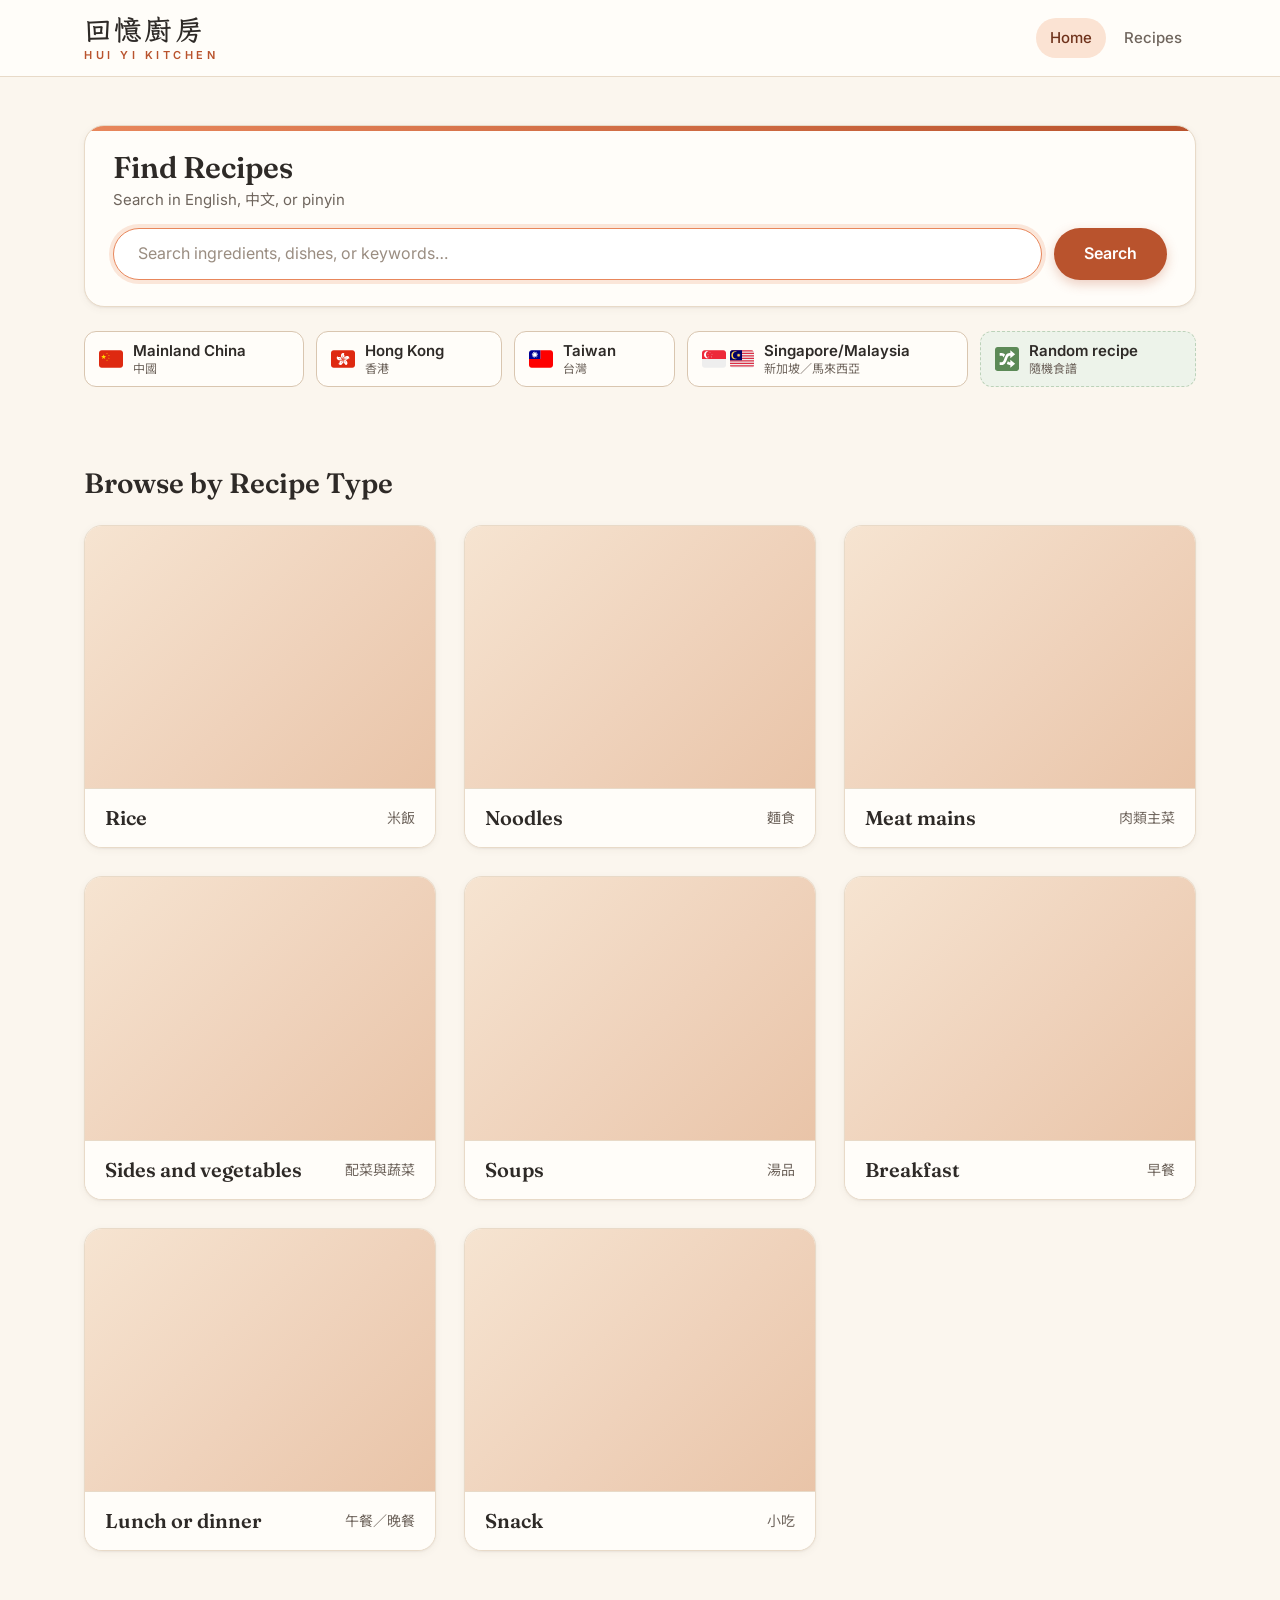
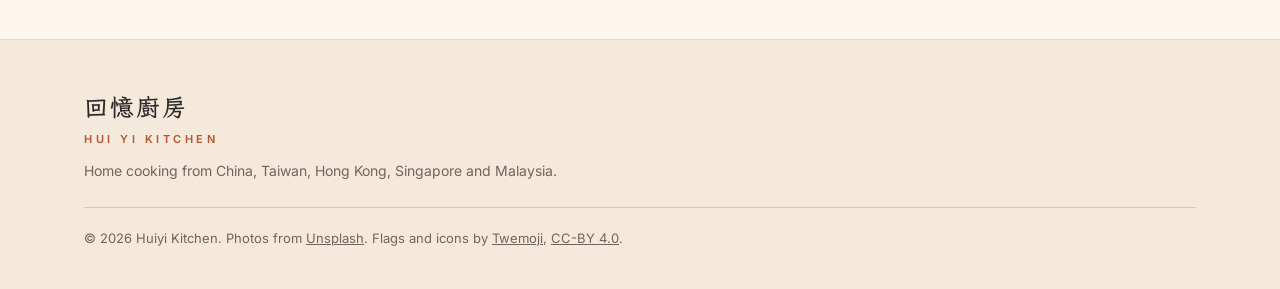
<file: index.html>
<!DOCTYPE html>
<html lang="en">
<head>
  <meta charset="utf-8">
  <meta name="viewport" content="width=device-width, initial-scale=1">
  <title>回憶廚房 Huiyi Kitchen</title>
  <link rel="preconnect" href="https://fonts.googleapis.com">
  <link rel="preconnect" href="https://fonts.gstatic.com" crossorigin>
  <link rel="stylesheet" href="https://fonts.googleapis.com/css2?family=Fraunces:opsz,wght@9..144,500;9..144,600&family=Inter:wght@400;500;600&family=LXGW+WenKai+TC:wght@400;700&family=Noto+Sans+TC:wght@400;500;700&display=swap">
  <link rel="stylesheet" href="style.css">
</head>
<body>
  <a class="skip-link" href="#main">Skip to content</a>
  <header class="site-header">
    <div class="header-inner">
      <a class="brand" href="#/" aria-label="回憶廚房 Huiyi Kitchen, home">
        <span class="brand-zh" lang="zh-Hant">回憶廚房</span>
        <span class="brand-en">HUI YI KITCHEN</span>
      </a>
      <div class="header-context" id="header-context"></div>
      <nav class="site-nav" aria-label="Main">
        <a href="#/" data-nav="home">Home</a>
        <a href="#/recipes" data-nav="recipes">Recipes</a>
      </nav>
    </div>
  </header>

  <div id="problems"></div>
  <main id="main" tabindex="-1"></main>

  <footer class="site-footer">
    <div class="footer-inner">
      <div class="footer-brand">
        <span class="brand-zh" lang="zh-Hant">回憶廚房</span>
        <span class="brand-en">HUI YI KITCHEN</span>
        <p>Home cooking from China, Taiwan, Hong Kong, Singapore and Malaysia.</p>
      </div>
      <p class="copyright">© <span id="year"></span> Huiyi Kitchen. Photos from <a href="https://unsplash.com">Unsplash</a>. Flags and icons by <a href="https://github.com/jdecked/twemoji">Twemoji</a>, <a href="https://creativecommons.org/licenses/by/4.0/">CC-BY 4.0</a>.</p>
    </div>
  </footer>

  <script src="data.js"></script>
  <script src="content.js"></script>
  <script src="tree-test.js"></script>
  <script src="app.js"></script>
</body>
</html>
</file>
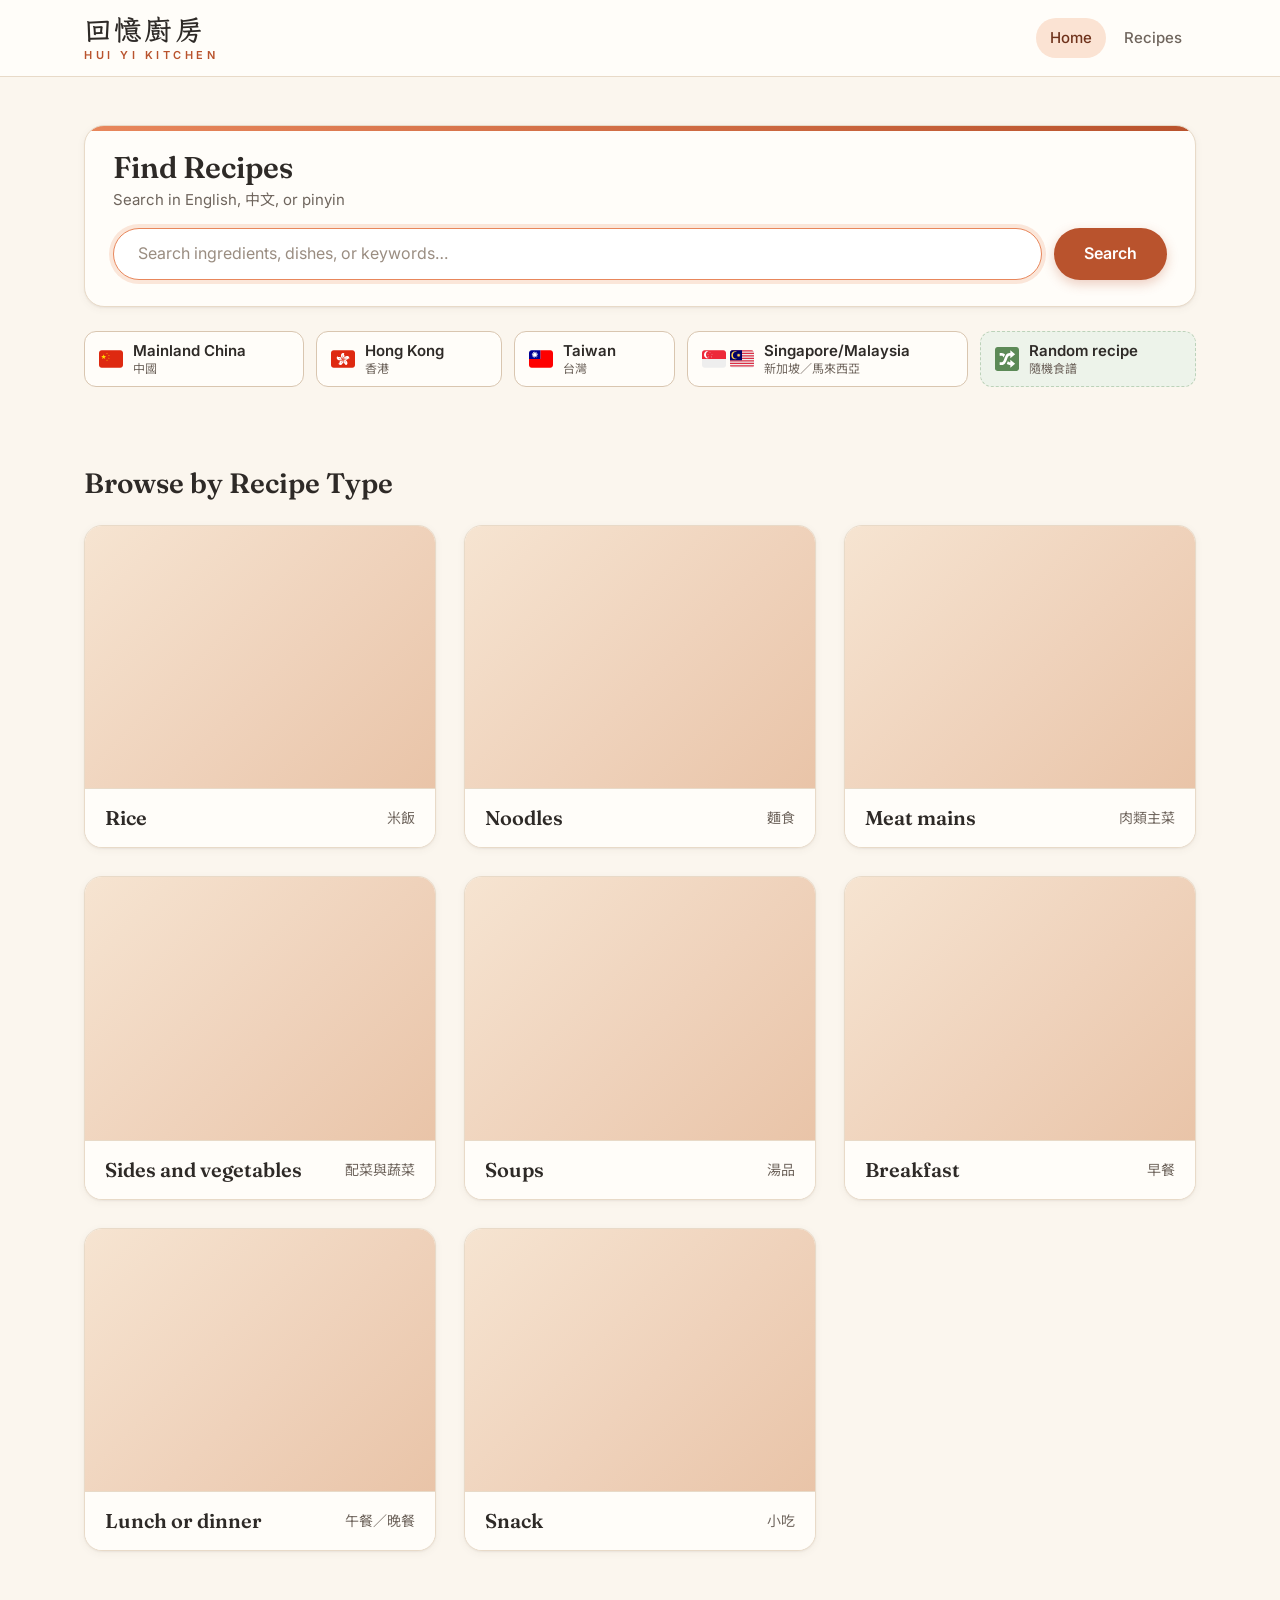
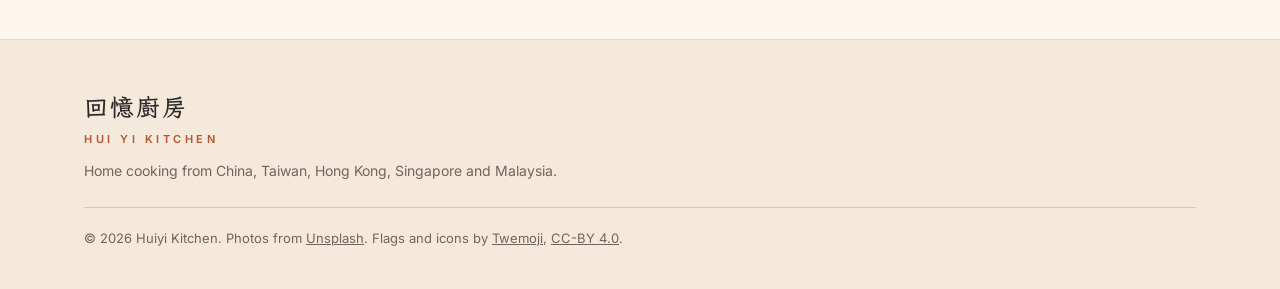
<file: category.html>
<!DOCTYPE html>
<html lang="en">
<head>
  <meta charset="utf-8">
  <title>Huiyi Kitchen</title>
  <script>
    // The site is now one page (index.html). Old links like category.html?kind=rice
    // land on the recipes page with that filter on: index.html#/recipes?kind=rice
    (function () {
      var params = new URLSearchParams(window.location.search);
      var hash = "#/";
      params.forEach(function (value, key) { if (hash === "#/") hash = "#/recipes?" + new URLSearchParams([[key, value]]); });
      window.location.replace("index.html" + hash);
    })();
  </script>
</head>
<body>
  <p><a href="index.html">Go to Huiyi Kitchen</a></p>
</body>
</html>
</file>
<file: style.css>
/* 回憶廚房 Huiyi Kitchen: warm creams, terracotta accents, charcoal text. */

:root {
  --cream: #fbf6ee;
  --surface: #fffdf9;
  --sand: #f4e9db;
  --line: #e8dac8;
  --line-strong: #d9c6b0;
  --orange: #b9532d;        /* buttons and active states; white text passes AA */
  --orange-hover: #a2461f;
  --orange-light: #e8875c;  /* outlines and highlights */
  --orange-soft: #fbe3d3;   /* tinted fills */
  --shade: #6f321b;         /* base + 40% black: text on tinted fills (7.5:1) */
  --accent: #a3bfa0;        /* sage: a second hue, used sparingly; dark text on it */
  --accent-deep: #5c8a57;   /* icon strokes, ingredient dots: 3:1+ on cream */
  --accent-light: #bcd2b9;
  --accent-soft: #edf3ea;
  --charcoal: #2e2a27;
  --muted: #6f655d;
  --shadow-sm: 0 1px 2px rgba(74, 52, 34, 0.06), 0 2px 8px rgba(74, 52, 34, 0.05);
  --shadow-lg: 0 6px 14px rgba(74, 52, 34, 0.08), 0 18px 36px rgba(74, 52, 34, 0.12);
  --radius: 18px;
  --radius-sm: 12px;
  --font-sans: "Inter", "Noto Sans TC", system-ui, -apple-system, "PingFang TC", "Microsoft JhengHei", sans-serif;
  --font-serif: "Fraunces", "Noto Serif TC", Georgia, serif;
  --font-zh-display: "LXGW WenKai TC", "Noto Serif TC", "Kaiti TC", serif;
  --page-width: 1160px;
  --gutter: 24px;
}

* { box-sizing: border-box; }

html { scroll-behavior: smooth; }
@media (prefers-reduced-motion: reduce) {
  html { scroll-behavior: auto; }
  *, *::before, *::after { transition: none !important; animation: none !important; }
}

body {
  margin: 0;
  background: var(--cream);
  color: var(--charcoal);
  font-family: var(--font-sans);
  font-size: 16px;
  line-height: 1.6;
  -webkit-font-smoothing: antialiased;
  display: flex;
  flex-direction: column;
  min-height: 100vh;
}
body.tt-active { padding-bottom: 120px; }

h1, h2, h3 { font-family: var(--font-serif); font-weight: 600; line-height: 1.2; margin: 0; color: var(--charcoal); }
h1 { font-size: clamp(30px, 4vw, 42px); }
h2 { font-size: clamp(22px, 2.6vw, 28px); }
h3 { font-size: 18px; }
p { margin: 0 0 1em; }
a { color: var(--orange); }
img { display: block; max-width: 100%; }
button { font: inherit; color: inherit; cursor: pointer; }
:focus-visible { outline: 3px solid var(--orange-light); outline-offset: 3px; border-radius: 6px; }
main:focus { outline: none; }

.visually-hidden {
  position: absolute !important; width: 1px; height: 1px; padding: 0; margin: -1px;
  overflow: hidden; clip: rect(0 0 0 0); white-space: nowrap; border: 0;
}
.skip-link { position: absolute; left: 16px; top: -48px; background: var(--orange); color: #fff; padding: 8px 14px; border-radius: 8px; z-index: 50; }
.skip-link:focus { top: 12px; }

[lang="zh-Hant"] { font-family: var(--font-sans); }

/* ---------- header ---------- */

.site-header { background: var(--surface); border-bottom: 1px solid var(--line); position: sticky; top: 0; z-index: 20; }
.header-inner, .footer-inner, main {
  width: 100%; max-width: var(--page-width); margin: 0 auto; padding-left: var(--gutter); padding-right: var(--gutter);
}
.header-inner { display: flex; align-items: center; justify-content: space-between; gap: 24px; min-height: 76px; }

.brand { display: inline-flex; flex-direction: column; text-decoration: none; color: var(--charcoal); line-height: 1.1; }
.brand-zh { font-family: var(--font-zh-display); font-size: 28px; font-weight: 700; letter-spacing: 0.08em; }
.brand-en { font-size: 11px; font-weight: 600; letter-spacing: 0.32em; color: var(--orange); margin-top: 4px; }

/* Compact header (recipes page, scrolled): 20px shorter, holding the page title and search.
   The bottom margin grows as the header shrinks, so the page below doesn't move. */
.site-header { transition: margin-bottom 0.25s ease; }
.header-inner { transition: min-height 0.25s ease; }
.brand-zh, .brand-en { transition: font-size 0.25s ease, margin-top 0.25s ease, opacity 0.25s ease; }
.header-context {
  flex: 1; min-width: 0; display: flex; align-items: center; gap: 20px;
  opacity: 0; visibility: hidden; transform: translateY(6px);
  transition: opacity 0.25s ease, transform 0.25s ease, visibility 0s 0.25s;
}
.header-compact .site-header { margin-bottom: 20px; }
.header-compact .header-inner { min-height: 56px; }
.header-compact .brand-zh { font-size: 21px; }
.header-compact .brand-en { font-size: 0; margin-top: 0; opacity: 0; }
/* The nav links step aside to make room; the logo still goes home. */
.site-nav { max-width: 300px; transition: opacity 0.25s ease, max-width 0.25s ease, margin-left 0.25s ease, visibility 0s; }
.header-compact .site-nav {
  opacity: 0; visibility: hidden; max-width: 0; margin-left: -24px; overflow: hidden;
  transition: opacity 0.25s ease, max-width 0.25s ease, margin-left 0.25s ease, visibility 0s 0.25s;
}
.header-compact .header-context {
  opacity: 1; visibility: visible; transform: none;
  transition: opacity 0.25s ease, transform 0.25s ease, visibility 0s;
}
.header-title {
  margin: 0; min-width: 0; overflow: hidden; white-space: nowrap; text-overflow: ellipsis; /* long recipe names */
  font-family: var(--font-serif); font-weight: 600; font-size: 20px; padding-left: 20px; border-left: 1px solid var(--line);
}
.header-title .title-zh { margin-left: 10px; }
.header-context .search-form-compact { flex: 0 1 420px; min-width: 0; margin-left: auto; }
.header-context .search-form-compact input, .header-context .search-form-compact .btn-primary { min-height: 38px; }
.header-context .lang-toggle { flex: none; margin-left: auto; }
.header-context .lang-toggle button { min-height: 30px; padding: 4px 14px; }

.site-nav { display: flex; gap: 4px; }
.site-nav a {
  color: var(--muted); text-decoration: none; font-weight: 500; font-size: 15px;
  padding: 8px 14px; border-radius: 999px; transition: color 0.2s, background-color 0.2s;
}
.site-nav a:hover { color: var(--charcoal); background: var(--sand); }
.site-nav a[aria-current="page"] { color: var(--shade); background: var(--orange-soft); }

/* ---------- main ---------- */

main { flex: 1; padding-top: 40px; padding-bottom: 88px; }

.breadcrumb ol { list-style: none; margin: 0; padding: 0; display: flex; flex-wrap: wrap; align-items: center; font-size: 14px; color: var(--muted); }
.breadcrumb li { display: flex; align-items: center; }
.breadcrumb li + li::before { content: "›"; margin: 0 10px; color: var(--line-strong); font-size: 18px; line-height: 1; }
.breadcrumb a { color: var(--muted); text-decoration: none; border-bottom: 1px solid transparent; }
.breadcrumb a:hover { color: var(--orange); border-bottom-color: currentColor; }
.breadcrumb [aria-current] { color: var(--charcoal); font-weight: 500; }

.section-title { margin-bottom: 24px; }
.title-zh { font-family: var(--font-zh-display); font-weight: 400; color: var(--muted); font-size: 0.72em; margin-left: 14px; letter-spacing: 0.04em; }

/* buttons */
.btn-primary {
  display: inline-flex; align-items: center; justify-content: center;
  background: var(--orange); color: #fff; border: 0; border-radius: 999px;
  padding: 0 30px; min-height: 52px; font-weight: 600; font-size: 16px; text-decoration: none;
  box-shadow: 0 4px 12px rgba(185, 83, 45, 0.28); transition: background-color 0.2s, transform 0.2s, box-shadow 0.2s;
}
.btn-primary:hover { background: var(--orange-hover); transform: translateY(-1px); box-shadow: 0 6px 16px rgba(185, 83, 45, 0.34); }
.btn-primary:active { transform: translateY(0); }
.btn-ghost {
  background: transparent; border: 1px solid var(--line-strong); border-radius: 999px;
  padding: 6px 16px; font-size: 14px; color: var(--muted); transition: all 0.2s;
}
.btn-ghost:hover { border-color: var(--orange); color: var(--orange); }
.btn-link { background: none; border: 0; padding: 4px 0; font-size: 14px; color: var(--orange); font-weight: 500; }
.btn-link:hover { text-decoration: underline; }

/* pills (region filters, ingredient filters, tags) */
.pill {
  display: inline-flex; align-items: center; gap: 8px;
  background: var(--surface); border: 1px solid var(--line-strong); border-radius: 999px;
  padding: 8px 16px; min-height: 40px; font-size: 15px; font-weight: 500; color: var(--charcoal); text-decoration: none;
  transition: background-color 0.2s, border-color 0.2s, color 0.2s, box-shadow 0.2s, transform 0.2s;
}
.pill:hover { border-color: var(--orange-light); background: var(--orange-soft); transform: translateY(-1px); }
.pill[aria-pressed="true"] { background: var(--orange); border-color: var(--orange); color: #fff; box-shadow: 0 3px 10px rgba(185, 83, 45, 0.25); }
.pill[aria-pressed="true"]:hover { background: var(--orange-hover); }
.pill .count {
  font-size: 12px; font-weight: 600; min-width: 22px; padding: 1px 7px; border-radius: 999px;
  background: var(--sand); color: var(--muted); text-align: center;
}
.pill[aria-pressed="true"] .count { background: rgba(255, 255, 255, 0.22); color: #fff; }
.pill.is-empty { opacity: 0.5; }
.pill-zh { font-size: 13px; color: var(--muted); font-weight: 400; }
.pill[aria-pressed="true"] .pill-zh { color: rgba(255, 255, 255, 0.85); }
/* Filter buttons on the recipes page use the sage accent: hovering tints them sage, and a
   chosen filter turns sage with dark text (7.1:1), so "what you picked" reads the same as
   the chosen language and checked ingredients on a recipe page. */
.pill.toggle:hover { border-color: var(--accent-deep); background: var(--accent-soft); }
.pill.toggle[aria-pressed="true"] {
  background: var(--accent); border-color: var(--accent-deep); color: var(--charcoal);
  box-shadow: 0 3px 10px rgba(92, 138, 87, 0.25);
}
.pill.toggle[aria-pressed="true"]:hover { background: #95b592; }
.pill.toggle[aria-pressed="true"] .count { background: #d6e2d4; color: var(--charcoal); }
.pill.toggle[aria-pressed="true"] .pill-zh { color: #384236; }

/* photos */
.thumb {
  display: block; position: relative; overflow: hidden;
  background: linear-gradient(135deg, #f6e4d1, #efd2bb 55%, #e9c4a8);
}
.thumb img { width: 100%; height: 100%; object-fit: cover; transition: transform 0.45s ease; }

/* ---------- home ---------- */

.hero { padding: 8px 0 0; }
/* Same width as the recipe type grid below it. The accent bar is a background
   (not a clipped ::before) so the filter dropdown can spill out of the card. */
.search-card {
  background: linear-gradient(90deg, var(--orange-light), var(--orange)) top / 100% 5px no-repeat, var(--surface);
  border: 1px solid var(--line);
  border-radius: 20px; padding: 24px 28px 26px; box-shadow: var(--shadow-sm); position: relative;
}
.search-card h1 { font-size: clamp(24px, 3vw, 30px); margin-bottom: 2px; }
.search-hint { color: var(--muted); font-size: 15px; margin-bottom: 16px; }
.search-form { display: flex; gap: 12px; }
.search-form input {
  flex: 1; min-width: 0; min-height: 52px; font: inherit; font-size: 16px; color: var(--charcoal);
  background: var(--cream); border: 1px solid var(--line-strong); border-radius: 999px; padding: 0 24px;
  transition: border-color 0.2s, box-shadow 0.2s, background-color 0.2s;
}
.search-form input::placeholder { color: #9a8d81; }
.search-form input:focus { outline: none; border-color: var(--orange-light); background: #fff; box-shadow: 0 0 0 4px rgba(232, 135, 92, 0.2); }

/* Dropdown of filters that match the typed words, under the home search box. */
.search-field { position: relative; flex: 1; min-width: 0; display: flex; }
.search-field input { flex: 1; }
.filter-suggest {
  position: absolute; top: calc(100% + 6px); left: 0; right: 0; z-index: 10;
  list-style: none; margin: 0; padding: 6px 0;
  background: #fff; border: 1px solid var(--line); border-radius: var(--radius-sm); box-shadow: var(--shadow-lg);
}
.filter-suggest[hidden] { display: none; }
.filter-suggest a {
  display: flex; align-items: center; gap: 12px; padding: 10px 20px;
  color: var(--charcoal); text-decoration: none;
}
.filter-suggest a[aria-selected="true"] { background: var(--orange-soft); }
.suggest-name { display: inline-flex; align-items: baseline; gap: 8px; font-weight: 500; }
.suggest-icon { flex: none; width: 18px; height: 18px; fill: none; stroke: var(--muted); stroke-width: 2; stroke-linecap: round; stroke-linejoin: round; }
.suggest-group { flex: 1; min-width: 0; font-size: 13px; color: var(--muted); overflow: hidden; text-overflow: ellipsis; white-space: nowrap; }
.suggest-count { font-size: 13px; color: var(--muted); white-space: nowrap; }

/* Country buttons: a compact row of rounded squares, all on one line, so the recipe-type
   photos below come into view sooner. Each opens that region's recipes. */
.region-links { display: flex; gap: 12px; margin-top: 24px; }
.region-link {
  flex: 1 1 auto; /* wider names get wider squares; together they fill the row */
  display: flex; flex-direction: row; align-items: center; gap: 10px;
  padding: 10px 14px; min-height: 56px;
  background: var(--surface); border: 1px solid var(--line-strong); border-radius: var(--radius-sm);
  color: var(--charcoal); text-decoration: none;
  transition: transform 0.2s ease, box-shadow 0.2s ease, border-color 0.2s ease, background-color 0.2s ease;
}
.region-link:hover, .region-link:focus-visible {
  transform: translateY(-2px); box-shadow: var(--shadow-sm); border-color: var(--orange-light); background: #fff;
}
.flags { display: flex; gap: 4px; flex: none; }
.flags img { width: 24px; height: 24px; }
/* Random recipe: same size as the countries, set apart with a tinted fill. */
.random-link { background: var(--accent-soft); border-style: dashed; border-color: var(--accent-light); }
.random-link:hover, .random-link:focus-visible { background: #fff; border-color: var(--accent-deep); }
.shuffle-icon { flex: none; width: 24px; height: 24px; }
.region-names { display: flex; flex-direction: column; align-items: flex-start; min-width: 0; text-align: left; }
.region-names .en { font-weight: 600; font-size: 15px; line-height: 1.25; white-space: nowrap; }
.region-names .zh { font-size: 12px; color: var(--muted); line-height: 1.3; white-space: nowrap; }

.browse { margin-top: 80px; }
.category-grid, .recipe-grid { list-style: none; margin: 0; padding: 0; display: grid; gap: 28px; }
.category-grid { grid-template-columns: repeat(3, 1fr); }

.category-card, .recipe-card {
  display: flex; flex-direction: column; height: 100%; width: 100%; text-align: left;
  background: var(--surface); border: 1px solid var(--line); border-radius: var(--radius); overflow: hidden;
  color: var(--charcoal); text-decoration: none; box-shadow: var(--shadow-sm); padding: 0;
  transition: transform 0.25s ease, box-shadow 0.25s ease, border-color 0.25s ease;
}
.category-card .thumb { aspect-ratio: 4 / 3; }
.category-card:hover, .category-card:focus-visible { transform: translateY(-6px); box-shadow: var(--shadow-lg); }
.category-card:hover img, .recipe-card:hover img { transform: scale(1.06); }

.card-label {
  display: flex; align-items: center; justify-content: space-between; gap: 12px;
  padding: 16px 20px; border-top: 1px solid var(--line); background: var(--surface); flex: 1;
}
.card-label .en { font-weight: 600; font-size: 17px; line-height: 1.3; }
.card-label .zh { font-size: 14px; color: var(--muted); }
.category-card .card-label .en { font-family: var(--font-serif); font-size: 20px; }

/* ---------- listing (category / all recipes) ---------- */

.page-head { margin: 20px 0 32px; display: flex; align-items: center; justify-content: space-between; gap: 16px 32px; flex-wrap: wrap; }
.search-form-compact { flex: 0 1 460px; gap: 8px; min-width: 0; } /* lets it shrink on phones instead of overflowing */
.search-form-compact input { min-height: 44px; font-size: 15px; padding: 0 18px; background: var(--surface); }
.search-form-compact .btn-primary { min-height: 44px; padding: 0 20px; font-size: 15px; box-shadow: none; }
.listing { display: grid; grid-template-columns: 260px 1fr; gap: 40px; align-items: start; }
.listing.no-filters { grid-template-columns: 1fr; }
/* Tall enough to scroll the filters up under the compact header, even with few results. */
@media (min-width: 961px) { .listing { min-height: calc(100vh - 72px); } }
/* Stays beside the recipes and scrolls on its own if it's taller than the screen. */
.filters {
  position: sticky; top: 100px; max-height: calc(100vh - 116px); overflow-y: auto;
  transition: top 0.25s ease, max-height 0.25s ease;
  background: var(--surface); border: 1px solid var(--line);
  border-radius: var(--radius); padding: 24px; box-shadow: var(--shadow-sm);
}
.header-compact .filters { top: 72px; max-height: calc(100vh - 88px); }
.filters-head { display: flex; align-items: baseline; justify-content: space-between; margin-bottom: 20px; }
.filters-head h2 { font-size: 22px; }
#clear-filters.is-hidden { visibility: hidden; }
.filter-group + .filter-group { margin-top: 24px; padding-top: 20px; border-top: 1px solid var(--line); }
.filter-group h3 {
  font-family: var(--font-sans); font-size: 13px; font-weight: 600; letter-spacing: 0.08em;
  text-transform: uppercase; color: var(--muted); margin-bottom: 12px;
}
.pill-row { display: flex; flex-wrap: wrap; gap: 8px; }
.filters .pill { font-size: 14px; padding: 6px 12px; min-height: 36px; }

.results-subhead { font-size: 20px; margin: 40px 0 16px; padding-top: 24px; border-top: 1px solid var(--line); }
.results-subhead-zh { font-family: var(--font-sans); font-size: 14px; font-weight: 400; color: var(--muted); margin-left: 8px; }
.result-count { color: var(--muted); font-size: 15px; margin-bottom: 16px; }
.recipe-grid { grid-template-columns: repeat(auto-fill, minmax(230px, 1fr)); gap: 24px; }
.recipe-card .thumb { aspect-ratio: 4 / 3; }
.recipe-card:hover, .recipe-card:focus-visible {
  transform: translateY(-5px); box-shadow: var(--shadow-lg);
  border-color: var(--orange-light); outline: 2px solid var(--orange-light); outline-offset: -1px;
}
.recipe-card .card-label { align-items: flex-start; }
.recipe-card .card-label > * { min-width: 0; }
.recipe-card .card-label { flex-direction: column; justify-content: flex-start; gap: 2px; }
/* Tree test: a selected card */
.recipe-card.selected { border-color: var(--orange); outline: 3px solid var(--orange); outline-offset: -2px; }
.recipe-card.selected .card-label { background: var(--orange-soft); }

.empty {
  padding: 40px 24px; text-align: center; color: var(--muted);
  background: var(--surface); border: 1px dashed var(--line-strong); border-radius: var(--radius);
}

/* ---------- recipe ---------- */

.recipe { max-width: 1000px; margin: 0 auto; }
.recipe-top { display: flex; align-items: center; justify-content: space-between; gap: 16px; flex-wrap: wrap; }

.lang-toggle {
  display: inline-flex; padding: 4px; gap: 2px; background: var(--sand);
  border: 1px solid var(--line); border-radius: 999px;
}
.lang-toggle button {
  border: 0; background: transparent; border-radius: 999px; padding: 6px 18px; min-height: 36px;
  font-size: 14px; font-weight: 600; color: var(--muted); transition: background-color 0.2s, color 0.2s;
}
.lang-toggle button:hover { color: var(--charcoal); background: rgba(255, 255, 255, 0.6); }
.lang-toggle button[aria-pressed="true"] { background: var(--accent); color: var(--charcoal); box-shadow: 0 2px 8px rgba(92, 138, 87, 0.25); }

.recipe-title { display: flex; align-items: baseline; justify-content: space-between; gap: 8px 24px; flex-wrap: wrap; margin: 28px 0 12px; }
.recipe-title .zh { font-family: var(--font-zh-display); font-weight: 700; letter-spacing: 0.06em; }
.recipe-intro { color: var(--muted); font-size: 17px; max-width: 760px; }
.recipe-intro p { margin-bottom: 4px; }

.recipe-hero { margin: 24px 0 0; }
.recipe-hero .thumb { aspect-ratio: 21 / 9; border-radius: 24px; box-shadow: var(--shadow-lg); }
.photo-credit { font-size: 12px; color: var(--muted); }
.photo-credit a { color: inherit; }
.recipe-hero .photo-credit { display: block; margin-top: 8px; text-align: right; }
.credits-title { margin: 40px 0 12px; font-size: 22px; }
.credits { padding-left: 20px; font-size: 15px; color: #4a423c; }
.credits li { margin-bottom: 6px; }
.credits .photo-credit { font-size: inherit; }

.badges { list-style: none; padding: 0; margin: 20px 0 48px; display: flex; flex-wrap: wrap; gap: 10px; }
.badge {
  display: inline-flex; align-items: center; gap: 8px; flex-wrap: wrap;
  background: var(--surface); border: 1px solid var(--line); border-radius: 999px;
  padding: 8px 16px; font-size: 14px; font-weight: 500;
}
.badge-icon { font-size: 16px; }

/* Language modes: the article carries lang-en, lang-both or lang-zh. */
.recipe.lang-en .zh, .recipe.lang-zh .en { display: none; }
.recipe.lang-both .badge .zh { color: var(--muted); font-weight: 400; }
.recipe.lang-both .badge .zh::before { content: "/"; margin-right: 8px; color: var(--line-strong); }

/* Ingredients and steps: cells come in English/Chinese pairs. */
.bilingual { display: grid; grid-template-columns: 1fr; position: relative; }
.recipe.lang-both .bilingual { grid-template-columns: 1fr 1fr; column-gap: 64px; }
.recipe.lang-both .bilingual::before {
  content: ""; position: absolute; top: 0; bottom: 0; left: 50%; border-left: 1px solid var(--line-strong);
}
.recipe.lang-both .recipe-intro { display: grid; grid-template-columns: 1fr 1fr; gap: 64px; max-width: none; }

.bilingual .section-title { margin: 0 0 8px; padding-bottom: 12px; border-bottom: 2px solid var(--orange-light); align-self: end; }
.bilingual .section-title.zh { font-family: var(--font-zh-display); letter-spacing: 0.08em; }
.bilingual .steps-title { margin-top: 48px; }
.ing-group {
  font-family: var(--font-sans); font-size: 13px; font-weight: 600; letter-spacing: 0.08em; text-transform: uppercase;
  color: var(--shade); margin: 22px 0 6px;
}
.ing-group.zh { letter-spacing: 0.12em; }

/* Ingredient lines: a small sage dot marks each one (no check boxes). */
.ingredient { display: flex; align-items: flex-start; gap: 12px; margin: 0; padding: 9px 0; border-bottom: 1px dashed var(--line); }
.ingredient::before { content: ""; flex: none; width: 6px; height: 6px; margin-top: 0.6em; border-radius: 50%; background: var(--accent-deep); }

.step { display: flex; gap: 16px; padding: 16px 0; }
.step p { margin: 0; }
.step-num {
  flex: none; width: 34px; height: 34px; border-radius: 50%; display: grid; place-content: center;
  background: var(--orange-soft); color: var(--shade); font-weight: 700; font-size: 15px;
}
.coming-soon { color: var(--muted); padding: 24px; background: var(--surface); border: 1px dashed var(--line-strong); border-radius: var(--radius-sm); margin: 0; }
.recipe.lang-both .coming-soon { margin-bottom: 0; }

.recipe-tags { display: flex; flex-wrap: wrap; gap: 8px; margin-top: 56px; padding-top: 28px; border-top: 1px solid var(--line); }
.recipe-tags .pill { font-size: 14px; min-height: 36px; padding: 6px 14px; }

/* ---------- simple pages ---------- */

.prose { max-width: 680px; margin-top: 20px; }
.prose h1 { margin-bottom: 24px; }
.prose p { font-size: 17px; color: #4a423c; }

/* ---------- footer ---------- */

.site-footer { background: var(--sand); border-top: 1px solid var(--line); }
.footer-inner { display: grid; grid-template-columns: 1fr; gap: 24px 40px; padding-top: 48px; padding-bottom: 40px; }
.footer-brand { display: flex; flex-direction: column; }
.footer-brand .brand-zh { font-size: 24px; }
.footer-brand p { margin: 12px 0 0; color: var(--muted); font-size: 14px; }
.copyright { grid-column: 1 / -1; margin: 0; padding-top: 20px; border-top: 1px solid var(--line-strong); color: var(--muted); font-size: 13px; }
.copyright a { color: inherit; }

/* ---------- data problems ---------- */

.problems { max-width: var(--page-width); margin: 16px auto 0; padding: 12px 20px; border: 2px solid var(--orange); border-radius: var(--radius-sm); background: var(--orange-soft); }
.problems p { margin: 0 0 8px; font-weight: 600; }
.problems ul { margin: 0; padding-left: 20px; }

/* ---------- tree test ---------- */

.tt-modal {
  border: 1px solid var(--line); border-radius: var(--radius); padding: 32px; max-width: 520px; width: calc(100% - 32px);
  background: var(--surface); color: var(--charcoal); box-shadow: var(--shadow-lg);
}
.tt-modal::backdrop { background: rgba(46, 42, 39, 0.45); }
.tt-modal h2 { margin-bottom: 16px; }
.tt-modal p { margin: 0 0 12px; }
.tt-modal button, .tt-bar button, .tt-actions button {
  background: var(--surface); border: 1px solid var(--line-strong); border-radius: 999px; padding: 8px 18px; font-weight: 500;
}
.tt-modal button:hover, .tt-bar button:hover, .tt-actions button:hover { border-color: var(--orange); color: var(--orange); }
#tt-begin, .tt-modal button:last-child:not(.tt-close), button.tt-submit { background: var(--orange); border-color: var(--orange); color: #fff; }
button.tt-submit:hover, #tt-begin:hover { background: var(--orange-hover); color: #fff; }
.tt-close { position: absolute; top: 12px; right: 12px; padding: 4px 12px !important; }
.tt-modal input[type=text] {
  font: inherit; border: 1px solid var(--line-strong); border-radius: 10px; padding: 10px 12px; width: 100%; margin: 4px 0 16px; background: var(--cream);
}
.tt-bar {
  position: fixed; left: 0; right: 0; bottom: 0; z-index: 30; display: flex; align-items: center; gap: 12px;
  padding: 14px 24px; border-top: 1px solid var(--line); background: var(--surface); box-shadow: 0 -6px 20px rgba(74, 52, 34, 0.08);
}
.tt-task { margin: 0; flex: 1; }
.tt-results h1 { margin-bottom: 20px; }
.tt-results h2 { margin: 28px 0 12px; font-size: 20px; }
.tt-table { border-collapse: collapse; margin: 0 0 24px; background: var(--surface); font-size: 14px; }
.tt-table th, .tt-table td { border: 1px solid var(--line); padding: 6px 12px; text-align: left; vertical-align: top; }
.tt-table th { background: var(--sand); font-weight: 600; }
.tt-actions { display: flex; flex-wrap: wrap; gap: 8px; margin: 0 0 16px; align-items: center; }
.tt-choices { display: flex; flex-wrap: wrap; gap: 12px; margin-top: 8px; }
.tt-modal .tt-choices button.tt-choice {
  flex: 1 1 180px; display: flex; flex-direction: column; gap: 2px; align-items: flex-start;
  padding: 14px 18px; border-radius: 12px; background: var(--surface); border-color: var(--line-strong); color: var(--charcoal); font-weight: 600;
}
.tt-modal .tt-choices button.tt-choice:hover { border-color: var(--orange); color: var(--orange); background: var(--surface); }
.tt-choice span { font-weight: 400; font-size: 14px; color: var(--muted); }
.tt-switch { display: inline-flex; border: 1px solid var(--line-strong); border-radius: 999px; padding: 3px; margin: 0 0 20px; background: var(--surface); }
.tt-switch button { border: 0; background: none; border-radius: 999px; padding: 8px 18px; font: inherit; font-weight: 500; color: inherit; cursor: pointer; }
.tt-switch button[aria-pressed="true"] { background: var(--orange); color: #fff; }
.tt-filter { display: flex; flex-wrap: wrap; align-items: center; gap: 8px 12px; margin: 8px 0 20px; }
.tt-filter label { font-weight: 600; }
/* Dropdowns on the results page: rounded, with a drawn chevron instead of the browser's arrow. */
.tt-results select {
  appearance: none; -webkit-appearance: none; font: inherit; color: var(--charcoal); cursor: pointer;
  background: var(--surface) url("data:image/svg+xml,%3Csvg xmlns='http://www.w3.org/2000/svg' width='12' height='8' viewBox='0 0 12 8'%3E%3Cpath d='M1 1.5l5 5 5-5' fill='none' stroke='%236f655d' stroke-width='1.8' stroke-linecap='round' stroke-linejoin='round'/%3E%3C/svg%3E") no-repeat right 14px center;
  border: 1px solid var(--line-strong); border-radius: 999px; box-shadow: var(--shadow-sm);
  transition: border-color 0.15s, box-shadow 0.15s;
}
.tt-results select:hover { border-color: var(--orange-light); }
.tt-results select:focus-visible { outline: none; border-color: var(--orange); box-shadow: 0 0 0 3px var(--orange-soft); }
#tt-task-filter { flex: 1 1 280px; max-width: 640px; min-width: 0; padding: 10px 40px 10px 18px; font-weight: 500; text-overflow: ellipsis; }
.tt-table select { font-size: 14px; padding: 5px 32px 5px 12px; background-position: right 11px center; box-shadow: none; }
.tt-notes { font: inherit; font-size: 14px; border: 1px solid var(--line-strong); border-radius: 8px; padding: 4px 6px; background: var(--cream); }
.tt-notes { min-width: 160px; }

/* ---------- responsive ---------- */

@media (max-width: 960px) {
  /* Too narrow for one row: it stays one line and scrolls sideways; each square sizes to its name. */
  .region-links {
    margin-left: calc(-1 * var(--gutter)); margin-right: calc(-1 * var(--gutter));
    padding: 2px var(--gutter) 6px; overflow-x: auto; scrollbar-width: none; -webkit-overflow-scrolling: touch;
  }
  .region-links::-webkit-scrollbar { display: none; }
  .region-link { flex: none; }
  .category-grid { grid-template-columns: repeat(2, 1fr); gap: 20px; }
  .listing { grid-template-columns: 1fr; gap: 24px; }
  .filters { position: static; padding: 20px; max-height: none; overflow: visible; }
  .recipe.lang-both .bilingual, .recipe.lang-both .recipe-intro { column-gap: 40px; gap: 0 40px; }
}

@media (max-width: 720px) {
  :root { --gutter: 16px; }
  .header-inner { flex-direction: column; align-items: flex-start; gap: 8px; min-height: 0; padding-top: 12px; padding-bottom: 8px; }
  .site-header { position: static; }
  .brand-zh { font-size: 24px; }
  .site-nav { margin-left: -14px; overflow-x: auto; max-width: calc(100% + 14px); }
  .site-nav a { padding: 6px 12px; }
  main { padding-top: 24px; padding-bottom: 64px; }

  .search-card { padding: 20px 18px; }
  .search-form:not(.search-form-compact) { flex-direction: column; }
  .search-form-compact { flex-basis: 100%; }
  .search-form:not(.search-form-compact) .btn-primary { width: 100%; }
  .region-links { margin-top: 20px; gap: 8px; }
  .region-link { min-height: 52px; padding: 8px 12px; }
  .region-names .en { font-size: 14px; }
  .browse { margin-top: 56px; }
  .category-grid { gap: 14px; }
  .card-label { padding: 12px 14px; }
  .category-card .card-label { flex-direction: column; align-items: flex-start; gap: 2px; }
  .category-card .card-label .en { font-size: 17px; }
  .recipe-grid { grid-template-columns: repeat(2, 1fr); gap: 14px; }
  .recipe-card .card-label .en { font-size: 15px; }
  .title-zh { display: block; margin: 6px 0 0; }

  .recipe-hero .thumb { aspect-ratio: 4 / 3; border-radius: 18px; }
  .badges { margin-bottom: 36px; }
  /* Both: stack each pair, English on top and Chinese right under it. */
  .recipe.lang-both .bilingual, .recipe.lang-both .recipe-intro { grid-template-columns: 1fr; }
  .recipe.lang-both .bilingual::before { display: none; }
  .recipe.lang-both .bilingual .zh { color: #5d544d; }
  .recipe.lang-both .bilingual .section-title.en { border-bottom: 0; padding-bottom: 0; margin-bottom: 2px; }
  .recipe.lang-both .bilingual .section-title.zh { font-size: 20px; margin-bottom: 8px; }
  .recipe.lang-both .ing-group.zh { margin-top: 0; }
  .recipe.lang-both .steps-title.zh { margin-top: 0; }
  .recipe.lang-both .ingredient.en { border-bottom: 0; padding-bottom: 0; }
  .recipe.lang-both .ingredient.zh { padding-top: 2px; }
  .recipe.lang-both .ingredient.zh::before { visibility: hidden; }
  .recipe.lang-both .step.en { padding-bottom: 4px; }
  .recipe.lang-both .step.zh { padding-top: 0; border-bottom: 1px dashed var(--line); }
  .recipe.lang-both .step.zh .step-num { visibility: hidden; }
  .recipe.lang-both .coming-soon.en { border-bottom-left-radius: 0; border-bottom-right-radius: 0; border-bottom: 0; }
  .recipe.lang-both .coming-soon.zh { border-top-left-radius: 0; border-top-right-radius: 0; border-top: 0; padding-top: 0; }

  .footer-inner { grid-template-columns: 1fr; }
  .tt-bar { flex-direction: column; align-items: stretch; gap: 8px; }
}

@media (max-width: 340px) {
  .category-grid { grid-template-columns: 1fr; }
  .recipe-grid { grid-template-columns: 1fr; }
}
</file>
